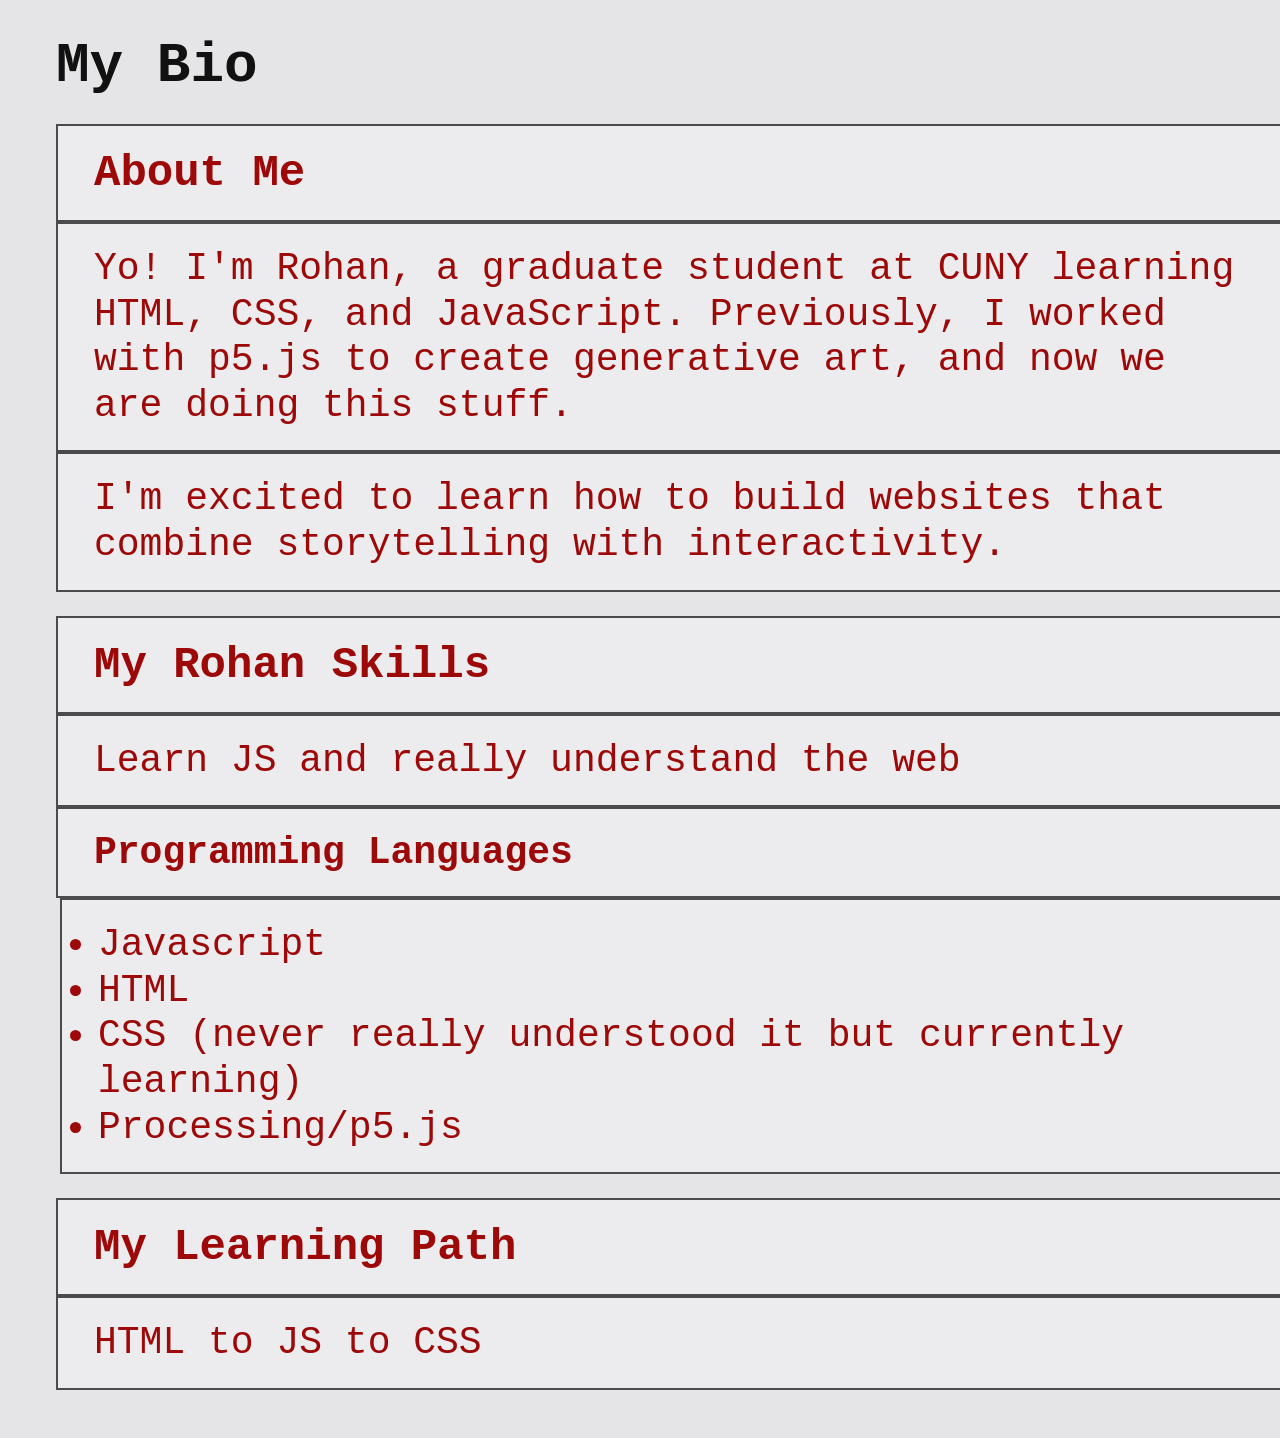
<file: index.html>
<!DOCTYPE html>
<html lang="en">
<head>
    <meta charset="UTF-8">
    <meta name="viewport" content="width=device-width, initial-scale=1.0">
    <title>My Bio</title>
    <link rel="stylesheet" type="text/css" href="./styles/style.css" media="screen">
</head>

<body>
    <h1>My Bio</h1>

    <h2>About Me</h2>
    <p>Yo! I'm Rohan, a graduate student at CUNY learning HTML, CSS, and JavaScript.
        Previously, I worked with p5.js to create generative art, and now we are doing this stuff. </p>
    <p>I'm excited to learn how to build websites that combine storytelling with interactivity. </p>

    <h2>My Rohan Skills</h2>
    <p>Learn JS and really understand the web</p>

  <h3>Programming Languages</h3>

    <ul>
        <li>Javascript</li>
        <li>HTML</li>
        <li>CSS (never really understood it but currently learning)</li>
        <li>Processing/p5.js</li>
    </ul>

    <h2>My Learning Path</h2>
    <p>HTML to JS to CSS</p>

    <script src="./scripts/main.js"></script>
</body>
</html>
</file>
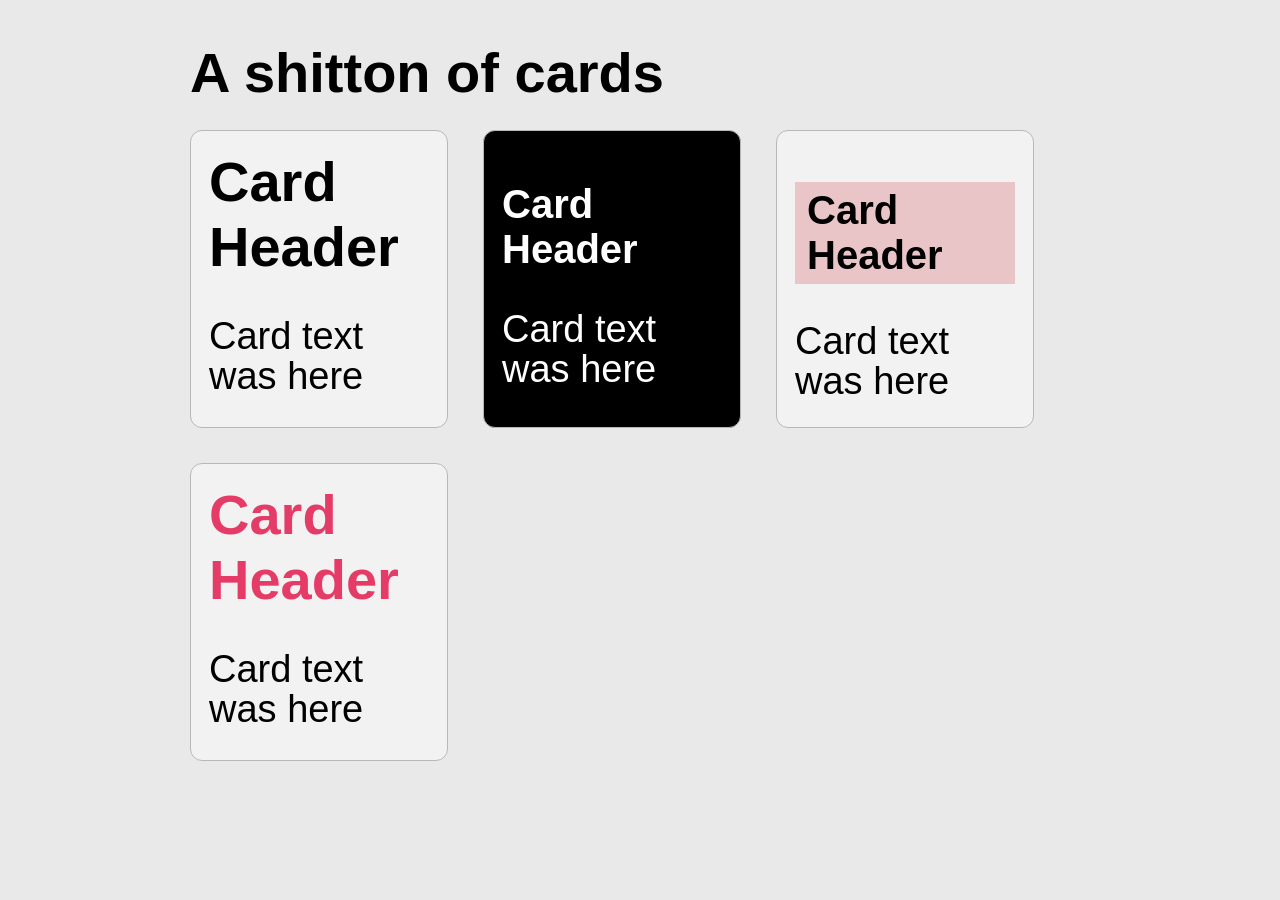
<file: assignment-3-css/index.html>
<!doctype html>
<html lang="en">
<head>
  <meta charset="UTF-8">
  <meta name="viewport" content="width=device-width, initial-scale=1.0">
  <title>Cards</title>
  <link rel="stylesheet" href="styles.css">
</head>
<body>
  <div class="wrap">
    <h1>A shitton of cards</h1>

    <div class="cardies">
      <div class="cardie">
        <h1>Card Header</h1>
        <p>Card text was here</p>
      </div>

      <div class="cardie blackbox">
        <h2>Card Header</h2>
        <p>Card text was here</p>
      </div>

      <div class="cardie">
        <h2 class="pink-box">Card Header</h2>
        <p>Card text was here</p>
      </div>

      <div class="cardie blue-border">
        <h1 class="pink-text">Card Header</h1>
        <p>Card text was here</p>
      </div>
    </div>
  </div>
</body>
</html>
</file>
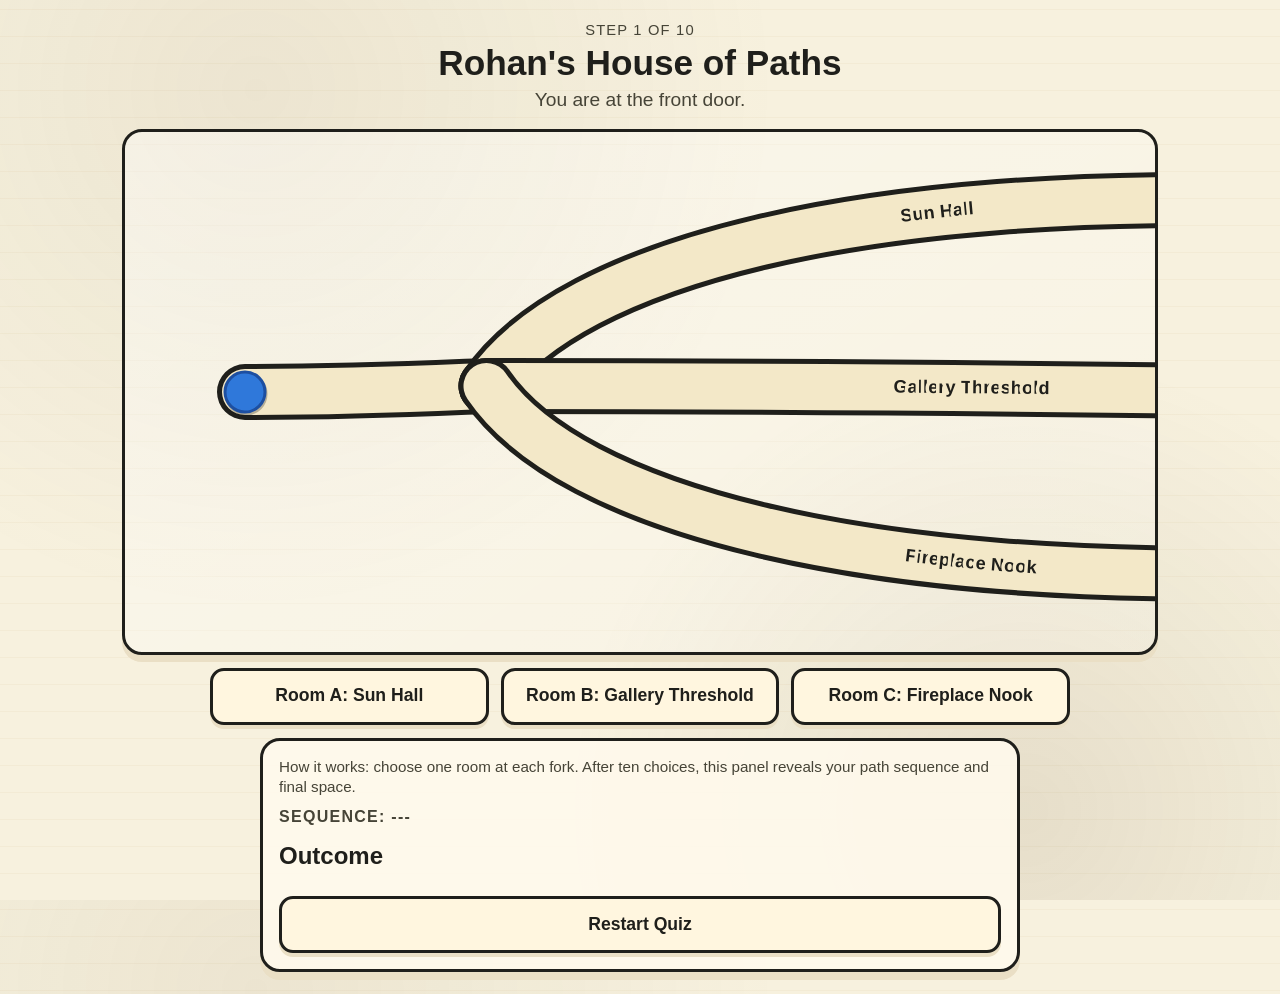
<file: final website project expressive web/index.html>
<!doctype html>
<html lang="en">
<head>
  <meta charset="UTF-8">
  <meta name="viewport" content="width=device-width, initial-scale=1.0">
  <title>Rohan's House of Paths</title>
  <link rel="icon" type="image/svg+xml" href="favicon.svg">
  <link rel="stylesheet" href="styles.css">
</head>
<body>
  <main class="app" aria-label="Interactive house journey">
    <header class="top-bar">
      <p class="progress" id="progress">Step 1 of 10</p>
      <h1>Rohan's House of Paths</h1>
      <p class="prompt" id="prompt">You are at the front door.</p>
    </header>

    <section class="journey-area" aria-label="Branching path area">
      <div class="journey-viewport" id="journey-viewport">
        <div class="journey-world" id="journey-world">
          <svg id="journey-svg" class="journey-svg" viewBox="0 0 4600 520" role="img" aria-labelledby="journey-title journey-desc" preserveAspectRatio="xMidYMid meet">
            <title id="journey-title">Continuous branching path</title>
            <desc id="journey-desc">A single path journey that extends to the right after every three-way fork decision.</desc>

            <g id="revealed-group"></g>
            <g id="active-group"></g>

            <circle id="start-dot" class="start-dot" cx="120" cy="260" r="10"></circle>
            <circle id="ball" class="ball" cx="120" cy="260" r="20" aria-label="Path marker"></circle>
          </svg>
        </div>
      </div>

      <div class="controls" role="group" aria-label="Room choice controls">
        <button type="button" id="choice-a" class="choice-btn" aria-label="Choose room A">Room A</button>
        <button type="button" id="choice-b" class="choice-btn" aria-label="Choose room B">Room B</button>
        <button type="button" id="choice-c" class="choice-btn" aria-label="Choose room C">Room C</button>
      </div>

      <article id="result-panel" class="result-panel" aria-live="polite" hidden>
        <p class="result-intro">How it works: choose one room at each fork. After ten choices, this panel reveals your path sequence and final space.</p>
        <p class="sequence" id="result-sequence">Sequence: ---</p>
        <h2 id="result-title">Outcome</h2>
        <p id="result-description"></p>
        <button type="button" id="restart-btn" class="restart-btn">Restart Quiz</button>
      </article>
    </section>
  </main>

  <script src="script.js"></script>
</body>
</html>
</file>
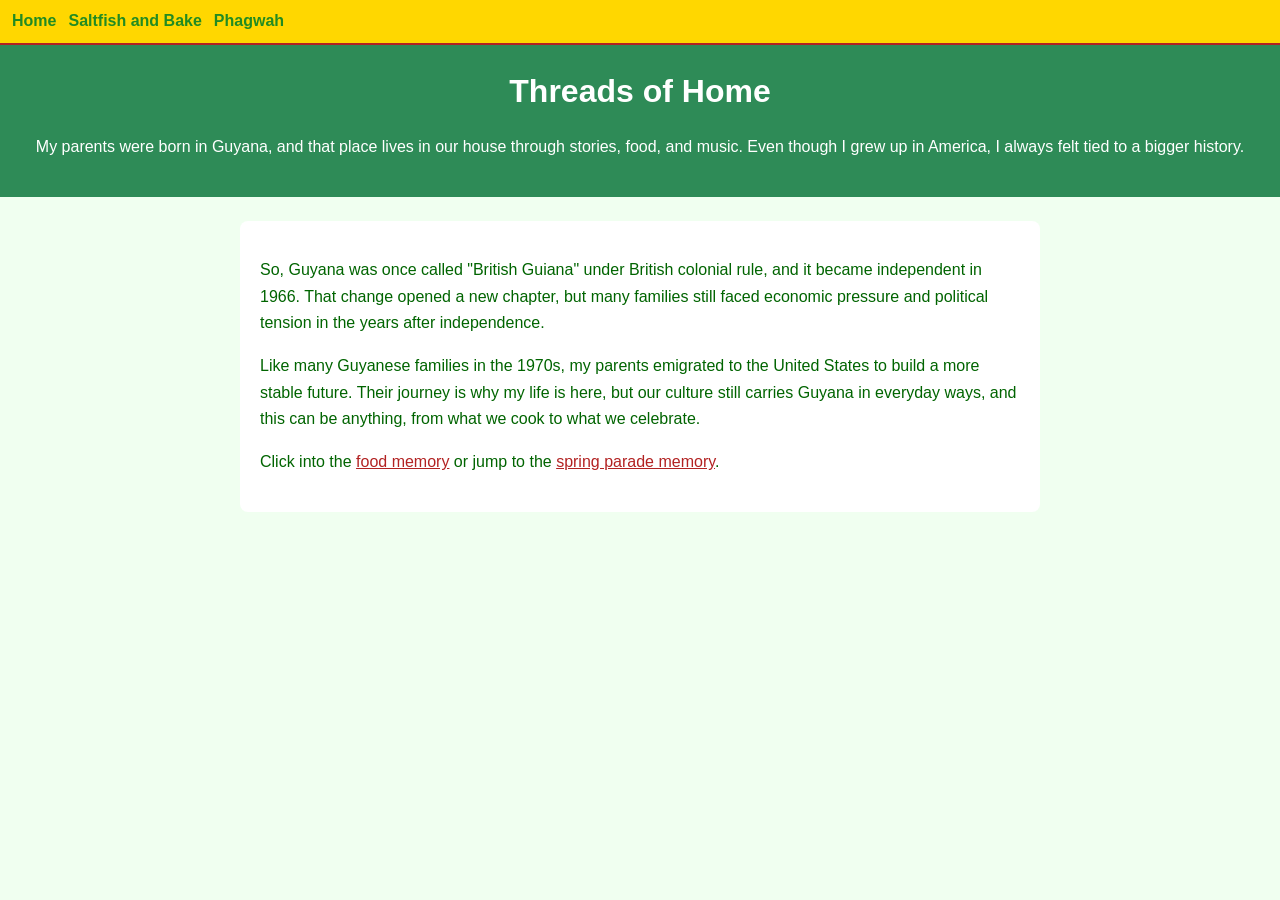
<file: hypertext-project/index.html>
<!doctype html>
<html lang="en">
<head>
	<meta charset="UTF-8">
	<meta name="viewport" content="width=device-width, initial-scale=1.0">
	<title>Guyanese-American Story Web</title>
	<link rel="stylesheet" href="styles.css">
</head>
<body>
	<div class="top-layer">
		<a href="index.html">Home</a>
		<a href="saltfishbake.html">Saltfish and Bake</a>
		<a href="phagwah.html">Phagwah</a>
	</div>
	<header>
		<h1>Threads of Home</h1>
		<p>My parents were born in Guyana, and that place lives in our house through stories, food, and music. Even though I grew up in America, I always felt tied to a bigger history.</p>
	</header>

	<main>
		<section class="card">
			<p>
				So, Guyana was once called "British Guiana" under British colonial rule, and it became independent
				in 1966. That change opened a new chapter, but many families still faced economic pressure and
				political tension in the years after independence.
			</p>
			<p>
				Like many Guyanese families in the 1970s, my parents emigrated to the United States to build a
				more stable future. Their journey is why my life is here, but our culture still carries Guyana in
				everyday ways, and this can be anything, from what we cook to what we celebrate.
			</p>
			<p>
				Click into the <a href="saltfishbake.html">food memory</a> or jump to the
				<a href="phagwah.html">spring parade memory</a>.
			</p>
		</section>
	</main>

	<footer>
	</footer>
</body>
</html>
</file>
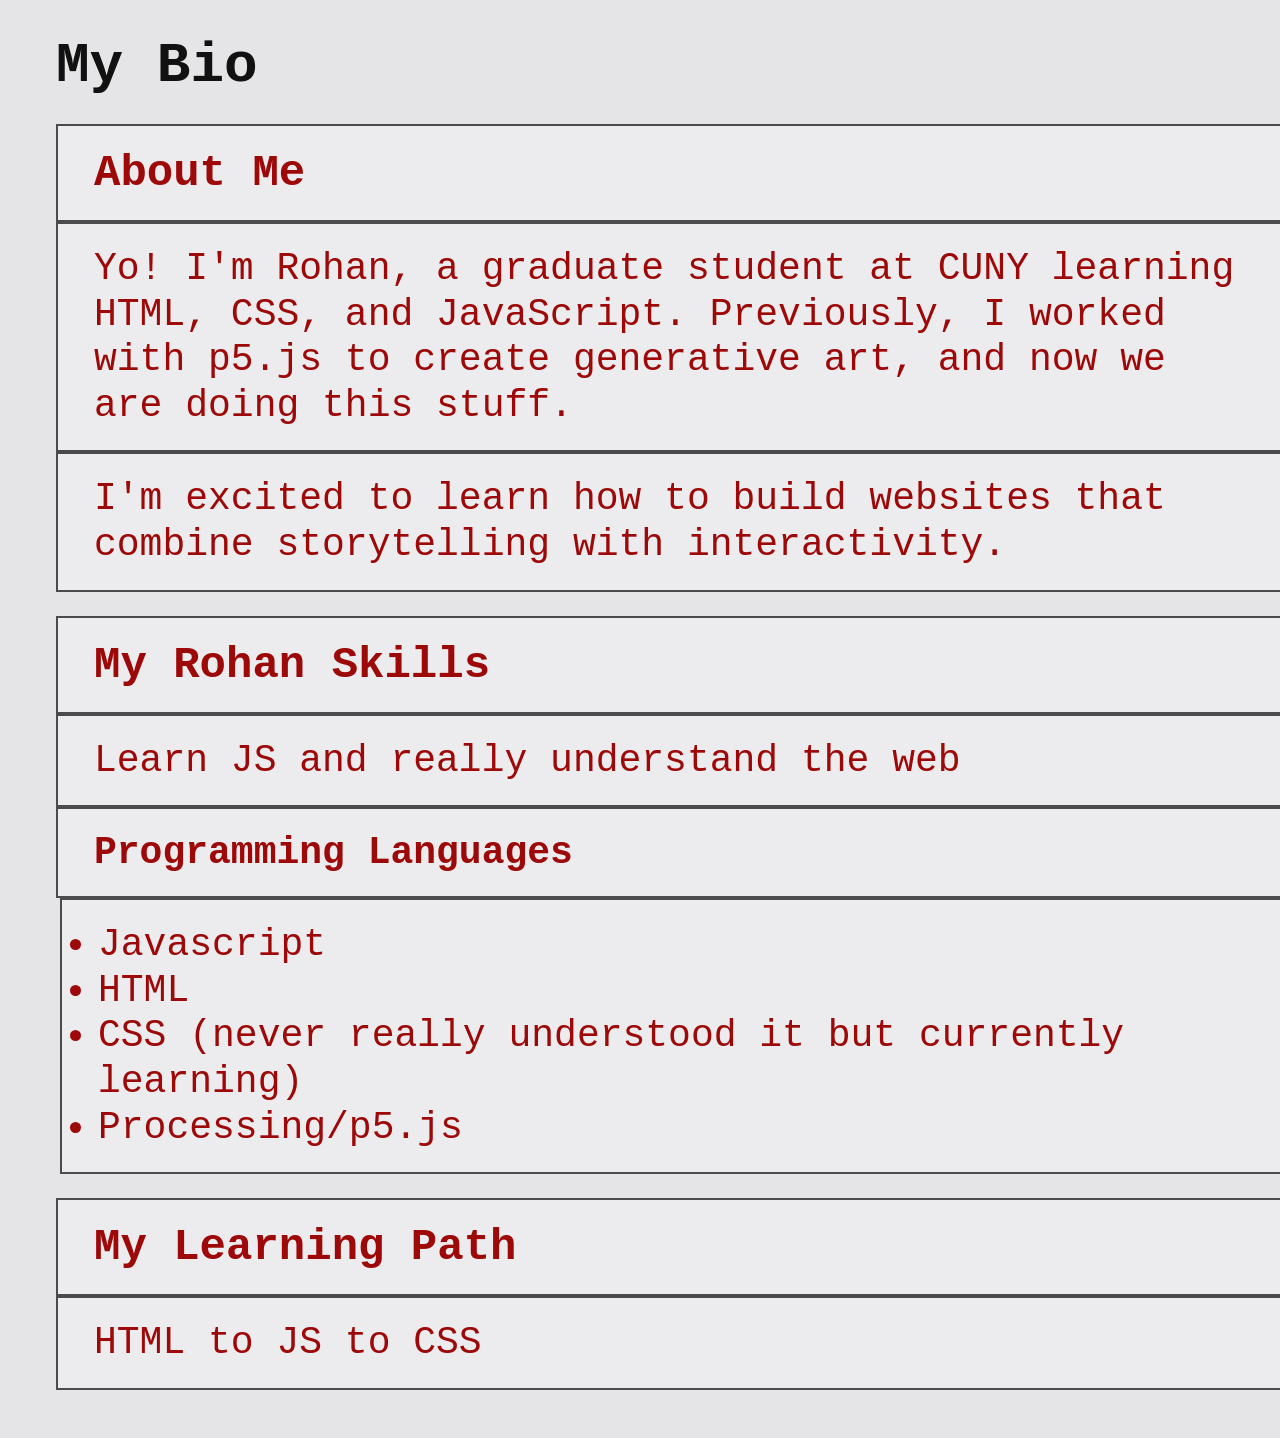
<file: workshop/index.html>
<!DOCTYPE html>
<html lang="en">
<head>
    <meta charset="UTF-8">
    <meta name="viewport" content="width=device-width, initial-scale=1.0">
    <title>My Bio</title>
    <link rel="stylesheet" type="text/css" href="../styles/style.css" media="screen">
</head>

<body>
    <h1>My Bio</h1>

    <h2>About Me</h2>
    <p>Yo! I'm Rohan, a graduate student at CUNY learning HTML, CSS, and JavaScript.
        Previously, I worked with p5.js to create generative art, and now we are doing this stuff. </p>
    <p>I'm excited to learn how to build websites that combine storytelling with interactivity. </p>

    <h2>My Rohan Skills</h2>
    <p>Learn JS and really understand the web</p>

  <h3>Programming Languages</h3>

    <ul>
        <li>Javascript</li>
        <li>HTML</li>
        <li>CSS (never really understood it but currently learning)</li>
        <li>Processing/p5.js</li>
    </ul>

    <h2>My Learning Path</h2>
    <p>HTML to JS to CSS</p>

    <script src="../scripts/main.js"></script>
</body>
</html>
</file>
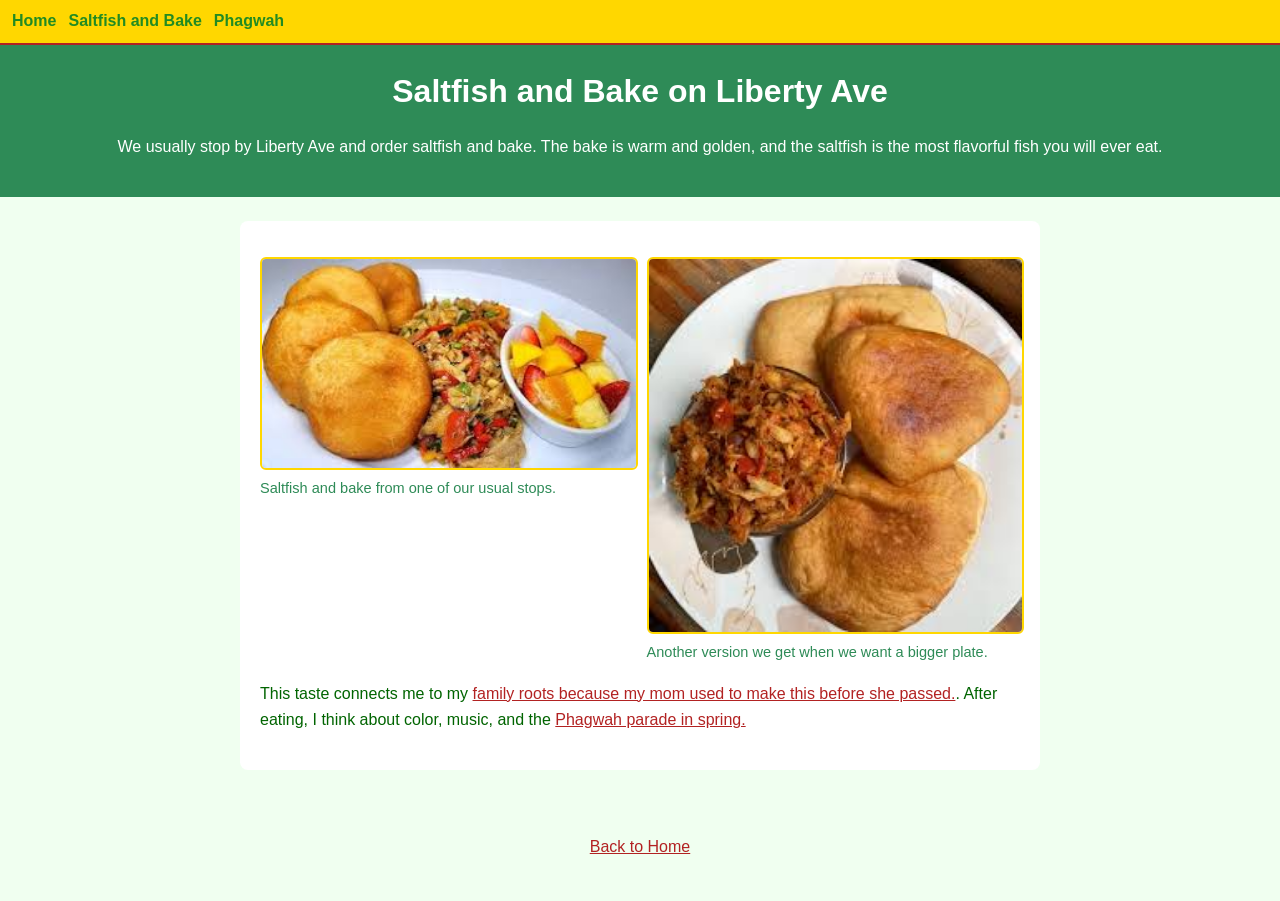
<file: hypertext-project/doubles.html>
<!doctype html>
<html lang="en">
<head>
  <meta charset="UTF-8">
  <meta name="viewport" content="width=device-width, initial-scale=1.0">


  <title>Saltfish and Bake on Liberty Ave</title>
  <link rel="stylesheet" href="styles.css">

</head>
<body>

  <div class="top-layer">
    <a href="index.html">Home</a>
    <a href="doubles.html">Saltfish and Bake</a>
    <a href="phagwah.html">Phagwah</a>
  </div>

  <header>
    <h1>Saltfish and Bake on Liberty Ave</h1>
    <p>We usually stop by Liberty Ave and order saltfish and bake. 
        The bake is warm and golden, 
        and the saltfish is the most flavorful fish you will ever eat. </p>
  </header>

  <main>
    <section class="card">
      <div class="photo-grid">

        <figure>
          <img src="img/bakeone.jpeg" alt="Plate of Guyanese saltfish with fried bake">
          <figcaption>Saltfish and bake 
            from one of our usual stops.</figcaption>
        </figure>

        <figure>
          <img src="img/baketwo.jpeg" alt="Guyanese bake and saltfish with a side of fruit">
          <figcaption>Another version 
            we get when we want a bigger plate.</figcaption>
        </figure>
      </div>


      <p>
        This taste connects me to my <a href="index.html">family roots because my mom used to make this before she passed.</a>.
        After eating, I think about color, music, and the
        <a href="phagwah.html">Phagwah parade in spring.</a>

      </p>

    </section>
  </main>

  <footer>
    <p>
        <a href="index.html">Back to Home</a>
    </p>
  </footer>
</body>
</html>
</file>
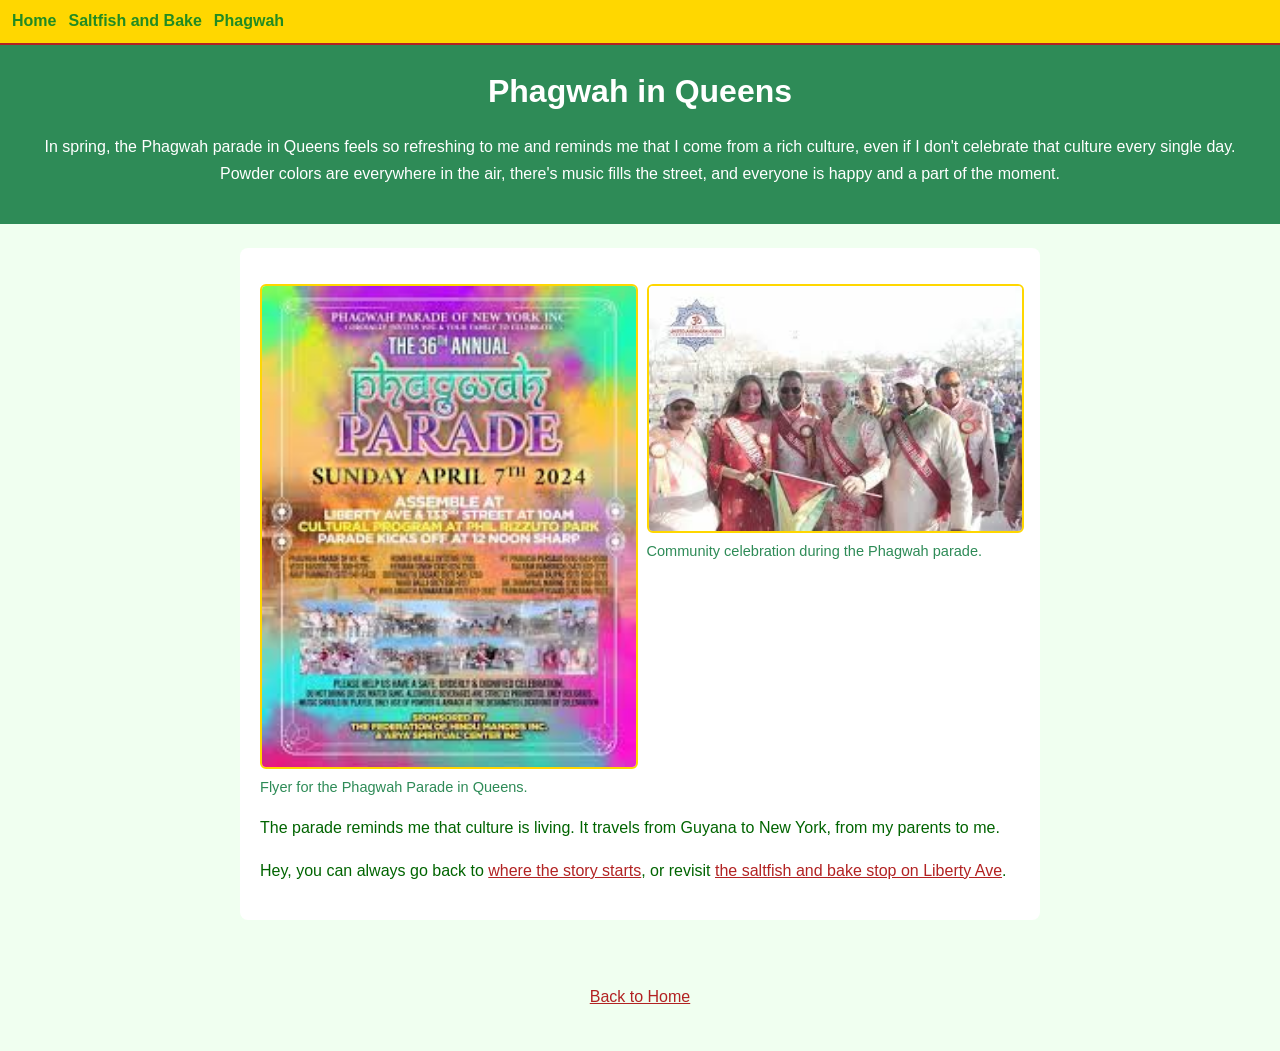
<file: hypertext-project/phagwah.html>
<!doctype html>
<html lang="en">
<head>
  <meta charset="UTF-8">
  <meta name="viewport" content="width=device-width, initial-scale=1.0">
  <title>Phagwah in Queens</title>
  <link rel="stylesheet" href="styles.css">
</head>
<body>

  <div class="top-layer">
    <a href="index.html">Home</a>
    <a href="saltfishbake.html">Saltfish and Bake</a>
    <a href="phagwah.html">Phagwah</a>
  </div>

  <header>
    <h1>Phagwah in Queens</h1>

    <p>In spring, the Phagwah parade in Queens feels so refreshing to me and 
        reminds me that I come from a rich culture, even if I don't celebrate that culture every single day. 
        Powder colors are everywhere in the air, there's music fills the street, and everyone is happy and a part of the moment.</p>
  </header>

  <main>
    <section class="card">
      <div class="photo-grid">
        <figure>
          <img src="img/phagwah1.jpeg" alt="Phagwah Parade poster in New York with event details">
          <figcaption>Flyer for the Phagwah Parade in Queens.</figcaption>
        </figure>
        <figure>
          <img src="img/phagwah2.jpeg" alt="People celebrating at Phagwah parade with colors and Guyana flag">
          <figcaption>Community celebration during the Phagwah parade.</figcaption>
        </figure>
      </div>
      <p>
        The parade reminds me that culture is living. It travels from Guyana to New York,
        from my parents to me.
      </p>
      <p>
        Hey, you can always go back to <a href="index.html">where the story starts</a>, or revisit
        <a href="saltfishbake.html">the saltfish and bake stop on Liberty Ave</a>.
      </p>
    </section>
  </main>

  <footer>
    <p><a href="index.html">Back to Home</a></p>
  </footer>
</body>
</html>
</file>
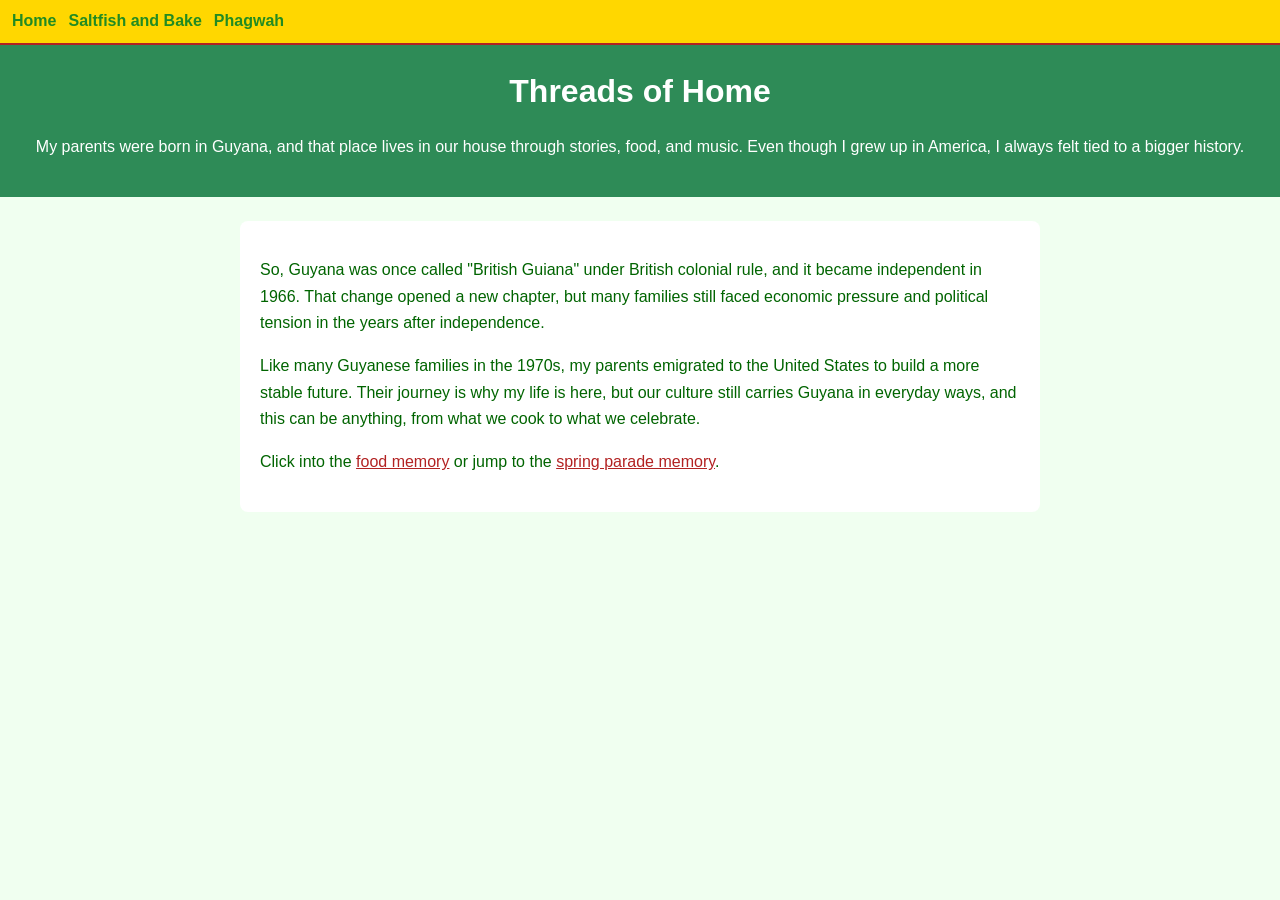
<file: hypertext-project/roots.html>
<!doctype html>
<html lang="en">
<head>
  <meta charset="UTF-8">
  <meta name="viewport" content="width=device-width, initial-scale=1.0">
  <title>Redirecting to Home</title>
  <meta http-equiv="refresh" content="0; url=index.html">
</head>
<body>
  <p>If you are not redirected, go to <a href="index.html">Home</a>.</p>
</body>
</html>
</file>
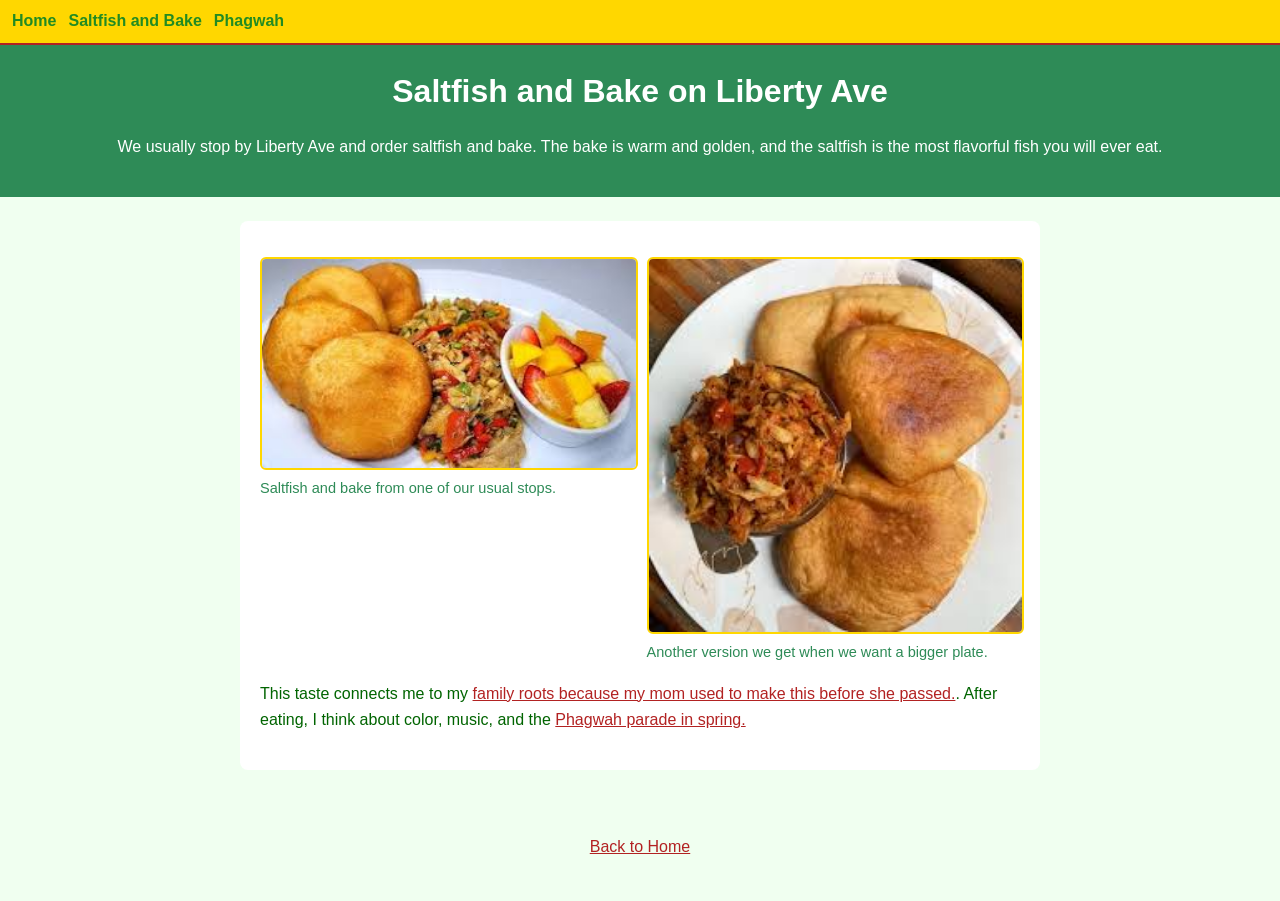
<file: hypertext-project/saltfishbake.html>
<!doctype html>
<html lang="en">
<head>
  <meta charset="UTF-8">
  <meta name="viewport" content="width=device-width, initial-scale=1.0">


  <title>Saltfish and Bake on Liberty Ave</title>
  <link rel="stylesheet" href="styles.css">

</head>
<body>

  <div class="top-layer">
    <a href="index.html">Home</a>
    <a href="saltfishbake.html">Saltfish and Bake</a>
    <a href="phagwah.html">Phagwah</a>
  </div>

  <header>
    <h1>Saltfish and Bake on Liberty Ave</h1>
    <p>We usually stop by Liberty Ave and order saltfish and bake. 
        The bake is warm and golden, 
        and the saltfish is the most flavorful fish you will ever eat. </p>
  </header>

  <main>
    <section class="card">
      <div class="photo-grid">

        <figure>
          <img src="img/bakeone.jpeg" alt="Plate of Guyanese saltfish with fried bake">
          <figcaption>Saltfish and bake 
            from one of our usual stops.</figcaption>
        </figure>

        <figure>
          <img src="img/baketwo.jpeg" alt="Guyanese bake and saltfish with a side of fruit">
          <figcaption>Another version 
            we get when we want a bigger plate.</figcaption>
        </figure>
      </div>


      <p>
        This taste connects me to my <a href="index.html">family roots because my mom used to make this before she passed.</a>.
        After eating, I think about color, music, and the
        <a href="phagwah.html">Phagwah parade in spring.</a>

      </p>

    </section>
  </main>

  <footer>
    <p>
        <a href="index.html">Back to Home</a>
    </p>
  </footer>
</body>
</html>
</file>
<file: styles/style.css>
@import url("https://fonts.googleapis.com/css2?family=Fira+Mono:wght@400;700&display=swap");

body {
  margin: 0;
  padding: 34px 56px 48px;
  background: #e5e5e7;
  color: #9d0808;
  font-family: "Courier New", "Fira Mono", monospace;
}

h1 {
  margin: 0 0 26px;
  color: #111;
  font-size: 56px;
}

h2 {
  margin: 24px 0 0;
  font-size: 44px;
}

h3 {
  margin: 0;
  font-size: 38px;
}

p,
li {
  margin: 0;
  font-size: 38px;
  line-height: 1.2;
}

ul {
  margin: 4px;
  padding-left: 48px;
}

h2,
p,
h3,
ul {
  width: min(100%, 1150px);
  background: #ececee;
  border: 2px solid #4b4b4b;
  padding: 22px 36px;
}

p,
h3,
ul {
  margin-top: 0;
}

h2:hover,
p:hover,
h3:hover,
ul:hover {
  background: #f4dede;
}
</file>
<file: assignment-3-css/styles.css>
body { 
    margin: 0; 
    background: #e9e9e9; 
    font-family: Arial, sans-serif; 
}

.wrap { 
    width: min(900px, 95%); 
    margin: 40px auto; 
}

h1 { 
    margin: 0 0 10px; 
    font-size: 56px; 
}
a { 
    color: #1a4cff; 
}

.cardies { 
    
    margin-top: 25px; 
    display: flex; 
        flex-wrap: wrap; 
            gap: 35px; 
        }

.cardie { 
    width: 220px; 
    height: 260px; 
    padding: 18px; 
    border: 1px solid #b8b8b8; 
    border-radius: 12px; 
    background: #f2f2f2; 
}

.cardie h2 { 
    margin: 0.69; 
    font-size: 40px;
}

.cardie p { 
    top: 35px; 
    font-size: 38px; 
    line-height: 1.05;
}

.blackbox { 
    background: #000; 
    color: #fff; 
}

.pink-box { 
    padding: 6px 12px; 
    background: #e9c5c7; 
}

.pink-text { 
    color: #e43b67; 
}
</file>
<file: final website project expressive web/styles.css>
:root {
  --paper: #f7f1de;
  --paper-shadow: #eadfc5;
  --ink: #1f1f1b;
  --soft-ink: #464437;
  --accent: #2f78da;
  --accent-strong: #1d4fa1;
  --track-fill: #f3e8c8;
  --radius: 20px;
  --track-width: 46;
  --world-width: 4600px;
}

* {
  box-sizing: border-box;
}

html,
body {
  margin: 0;
  width: 100%;
  height: 100%;
}

body {
  font-family: "Trebuchet MS", "Segoe Print", "Bradley Hand", sans-serif;
  color: var(--ink);
  background:
    radial-gradient(circle at 20% 10%, rgba(122, 104, 70, 0.09), transparent 40%),
    radial-gradient(circle at 80% 90%, rgba(91, 71, 39, 0.11), transparent 35%),
    repeating-linear-gradient(
      0deg,
      var(--paper),
      var(--paper) 26px,
      #f3ebd5 26px,
      #f3ebd5 27px
    );
}

.app {
  min-height: 100dvh;
  display: flex;
  flex-direction: column;
  gap: 0.8rem;
  width: min(100%, 1100px);
  margin: 0 auto;
  padding: clamp(0.7rem, 2.8vw, 1.2rem);
  padding-top: max(clamp(0.7rem, 2.8vw, 1.2rem), env(safe-area-inset-top));
  padding-bottom: max(clamp(0.7rem, 2.8vw, 1.2rem), env(safe-area-inset-bottom));
}

.top-bar {
  text-align: center;
  max-width: 900px;
  width: 100%;
  margin: 0 auto;
}

.progress {
  margin: 0;
  font-size: 0.92rem;
  letter-spacing: 0.08em;
  text-transform: uppercase;
  color: var(--soft-ink);
}

h1,
h2,
.prompt {
  margin: 0.35rem 0;
}

h1 {
  font-size: clamp(1.45rem, 2.5vw + 1rem, 2.2rem);
}

.prompt {
  font-size: clamp(1rem, 1.2vw + 0.9rem, 1.2rem);
  color: var(--soft-ink);
}

.journey-area {
  display: grid;
  gap: 0.8rem;
  grid-template-rows: minmax(260px, 1fr) auto auto;
  flex: 1;
}

.journey-viewport {
  border: 3px solid var(--ink);
  border-radius: var(--radius);
  background: linear-gradient(145deg, rgba(255, 255, 255, 0.4), rgba(255, 255, 255, 0.15));
  box-shadow: 0 7px 0 var(--paper-shadow);
  overflow: hidden;
  min-height: clamp(250px, 48dvh, 420px);
}

.journey-world {
  width: var(--world-width);
  height: 100%;
  transform: translateX(0px);
  transition: transform 360ms cubic-bezier(0.2, 0.9, 0.25, 1);
}

.journey-svg {
  width: 100%;
  height: 100%;
  display: block;
}

.track-outline {
  fill: none;
  stroke: var(--ink);
  stroke-width: calc(var(--track-width) + 10);
  stroke-linecap: round;
  stroke-linejoin: round;
  vector-effect: non-scaling-stroke;
}

.track-fill {
  fill: none;
  stroke: var(--track-fill);
  stroke-width: var(--track-width);
  stroke-linecap: round;
  stroke-linejoin: round;
  vector-effect: non-scaling-stroke;
}

.track-label {
  fill: var(--ink);
  font-size: 18px;
  font-weight: 700;
  letter-spacing: 0.01em;
  dominant-baseline: middle;
  text-anchor: middle;
  paint-order: stroke;
  stroke: var(--track-fill);
  stroke-width: 7px;
  stroke-linecap: round;
  stroke-linejoin: round;
}

.travel-path {
  fill: none;
  stroke: transparent;
  stroke-width: 1;
  pointer-events: none;
}

.hidden-option {
  opacity: 0.28;
}

.selected-option .track-fill {
  stroke: #e7d3a0;
}

.start-dot {
  fill: var(--ink);
  opacity: 0.75;
}

.ball {
  fill: var(--accent);
  stroke: var(--accent-strong);
  stroke-width: 3;
  filter: drop-shadow(1px 2px 0 rgba(0, 0, 0, 0.25));
  touch-action: none;
}

.ball-pop {
  animation: ball-pop 260ms cubic-bezier(0.2, 0.95, 0.3, 1);
  transform-origin: center;
  transform-box: fill-box;
}

.ball-splash {
  pointer-events: none;
}

.ball-splash-ring {
  fill: none;
  stroke: var(--accent);
  stroke-width: 3;
  opacity: 0;
  transform: scale(0.25);
  transform-origin: center;
  transform-box: fill-box;
  animation: splash-ring 380ms cubic-bezier(0.22, 0.9, 0.2, 1) forwards;
  animation-delay: var(--splash-delay, 0ms);
}

@keyframes ball-pop {
  0% {
    transform: scale(1);
  }

  45% {
    transform: scale(1.24);
  }

  100% {
    transform: scale(1);
  }
}

@keyframes splash-ring {
  0% {
    opacity: 0.9;
    transform: scale(0.3);
  }

  70% {
    opacity: 0.38;
  }

  100% {
    opacity: 0;
    transform: scale(1.45);
  }
}

.controls {
  display: grid;
  grid-template-columns: repeat(3, minmax(0, 1fr));
  gap: 0.75rem;
  width: 100%;
}

.choice-btn,
.restart-btn {
  border: 3px solid var(--ink);
  border-radius: 14px;
  padding: 0.9rem 0.6rem;
  background: #fff6df;
  color: var(--ink);
  font-family: inherit;
  font-size: clamp(1rem, 1.6vw + 0.75rem, 1.1rem);
  line-height: 1.25;
  font-weight: 700;
  text-wrap: balance;
  cursor: pointer;
  box-shadow: 0 4px 0 var(--paper-shadow);
  transition: transform 120ms ease, box-shadow 120ms ease, background-color 120ms ease;
}

.choice-btn:focus-visible,
.restart-btn:focus-visible {
  outline: 4px solid #2e6ec6;
  outline-offset: 2px;
}

.choice-btn:hover,
.restart-btn:hover {
  background: #fff2cf;
}

.choice-btn:active,
.restart-btn:active {
  transform: translateY(2px);
  box-shadow: 0 2px 0 var(--paper-shadow);
}

.choice-btn:disabled {
  opacity: 0.55;
  cursor: not-allowed;
}

.result-panel {
  border: 3px solid var(--ink);
  border-radius: var(--radius);
  background: rgba(255, 250, 237, 0.9);
  box-shadow: 0 8px 0 var(--paper-shadow);
  padding: 1rem;
  display: grid;
  gap: 0.65rem;
  width: 100%;
}

.sequence {
  margin: 0;
  font-weight: 700;
  letter-spacing: 0.08em;
  text-transform: uppercase;
  color: var(--soft-ink);
}

.result-intro {
  margin: 0;
  font-size: 0.95rem;
  line-height: 1.35;
  color: var(--soft-ink);
}

#result-description {
  margin: 0;
  line-height: 1.45;
}

@media (min-width: 800px) {
  .app {
    padding: 1.35rem 2rem;
  }

  .journey-viewport {
    min-height: 340px;
  }

  .controls {
    max-width: 860px;
    width: 100%;
    margin: 0 auto;
  }

  .result-panel {
    max-width: 760px;
    margin: 0 auto;
    width: 100%;
  }
}

@media (max-width: 760px) {
  :root {
    --track-width: 40;
  }

  .app {
    gap: 0.65rem;
    padding-inline: clamp(0.6rem, 3.2vw, 0.95rem);
  }

  .journey-world {
    transition-duration: 420ms;
  }

  .track-label {
    font-size: 16px;
  }

  .controls {
    grid-template-columns: 1fr;
  }

  .choice-btn,
  .restart-btn {
    min-height: 52px;
  }
}

@media (max-width: 420px) {
  :root {
    --track-width: 34;
    --radius: 16px;
  }

  .progress {
    font-size: 0.82rem;
  }

  h1 {
    font-size: clamp(1.25rem, 4.8vw + 0.8rem, 1.6rem);
  }

  .prompt {
    font-size: 0.95rem;
  }

  .journey-area {
    gap: 0.65rem;
  }

  .journey-viewport {
    min-height: clamp(220px, 46dvh, 320px);
  }

  .track-label {
    font-size: 14px;
  }

  .choice-btn,
  .restart-btn {
    min-height: 54px;
    padding: 0.8rem 0.55rem;
    font-size: 0.98rem;
  }

  .result-panel {
    padding: 0.85rem;
    gap: 0.55rem;
  }
}

@media (prefers-reduced-motion: reduce) {
  .journey-world,
  .choice-btn,
  .restart-btn {
    transition-duration: 1ms;
  }
}
</file>
<file: hypertext-project/styles.css>
body {
	margin: 0;
	font-family: Arial, sans-serif;
	line-height: 1.67;

	background-color: honeydew;
	color: darkgreen;
}


.top-layer {
	background-color: gold;
	display: flex;
    
	align-items: center;
	flex-wrap: wrap;
	gap: 12px;
	padding: 8px 12px;
	border-bottom: 2px solid firebrick;
	text-align: center;
}

.top-layer a {
	color: forestgreen;

	text-decoration: none;
	font-weight: bold;
}

.top-layer a:hover {
	text-decoration: underline;
}

header {
	background-color: seagreen;

	color: white;
	padding: 20px;
	text-align: center;
}

h1 {
	margin: 0;
}

main {
	max-width: 800px;

	margin: 24px auto;
	padding: 0 13px;
}

.card {
	background-color: white;


	border-radius: 8px;
	padding: 20px;
}

.photo-grid {
	display: flex;
	flex-wrap: wrap;
	gap: 13px;
	margin: 16px 0;
}

.photo-grid figure {
	margin: 0;
	flex: 1 1 48%;
}

.photo-grid img {
	width: 100%;
	display: block;
	border-radius: 6px;
	border: 2px solid gold;
}

.photo-grid figcaption {
	font-size: 0.91rem;
	margin-top: 6px;
	color: seagreen;
}

a {
	color: firebrick;
}

footer {
	padding: 24px;
	color: seagreen;
	text-align: center;
}

@media (max-width: 723px) {
	.photo-grid {
		flex-direction: column;
	}

	.photo-grid figure {
		flex-basis: 100%;
	}
}
</file>
